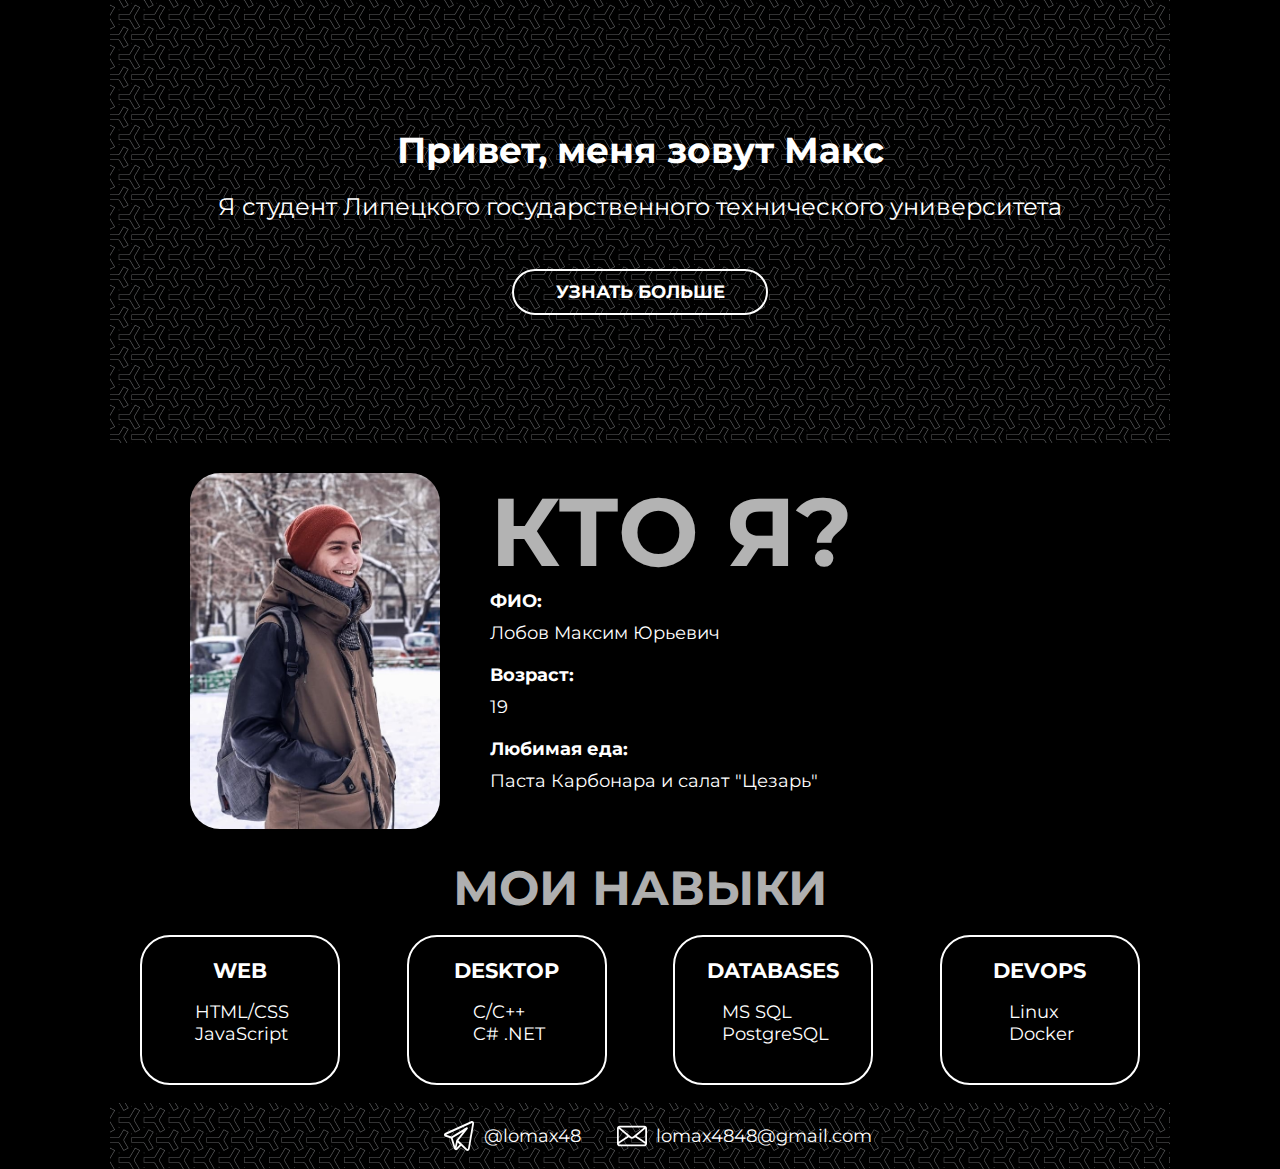
<file: lab1/index.html>
<!DOCTYPE html>
<html lang="ru">
<head>
    <meta charset="UTF-8">
    <meta http-equiv="X-UA-Compatible" content="IE=edge">
    <meta name="viewport" content="width=device-width, initial-scale=1.0">
    <title>Персональная страница</title>

    <link rel="stylesheet" href="css/style.css">
</head>
<body>
    <section class="intro">
        <div class="container">
            <div class="header">
                <h1 class="header_title">Привет, меня зовут Макс</h1>
                <h2 class="header_subtitle">Я студент Липецкого государственного технического университета</h2>
                <a href="#" class="btn">Узнать больше</a>
            </div>
        </div>
    </section>
    <section class="about">
        <div class="container">
            <div class="about_content">
                <img src="images/PersonalPhoto.jpg" alt="" class="about_photo">
                <div class="about_text">
                    <h1 class="about_title">Кто я?</h1>
                    <div class="text_item">
                        <h3 class="text_title">ФИО:</h3>
                        <div class="text">Лобов Максим Юрьевич</div>
                    </div>
                    <div class="text_item">
                        <h3 class="text_title">Возраст:</h3>
                        <div class="text">19</div>
                    </div>
                    <div class="text_item">
                        <h3 class="text_title">Любимая еда:</h3>
                        <div class="text">Паста Карбонара и салат "Цезарь"</div>
                    </div>
                </div>
            </div>
        </div>
    </section>
    <section class="skills">
        <div class="container">
            <div class="centering"><h1 class="skills_title">Мои навыки</h1></div>
            <div class="skills_items">
                <div class="skill_item">
                    <h3 class="item_title">WEB</h3>
                    <ul class="skills_list">
                        <li>HTML/CSS</li>
                        <li>JavaScript</li>
                    </ul>
                </div>
                <div class="skill_item">
                    <h3 class="item_title">Desktop</h3>
                    <ul class="skills_list">
                        <li>C/C++</li>
                        <li>C# .NET</li>
                    </ul>
                </div>
                <div class="skill_item">
                    <h3 class="item_title">Databases</h3>
                    <ul class="skills_list">
                        <li>MS SQL</li>
                        <li>PostgreSQL</li>
                    </ul>
                </div>
                <div class="skill_item">
                    <h3 class="item_title">DevOPS</h3>
                    <ul class="skills_list">
                        <li>Linux</li>
                        <li>Docker</li>
                    </ul>
                </div>
            </div>
        </div>
    </section>
    <footer class="footer">
        <div class="container">
            <div class="footer_items">
                <div class="footer_item">
                    <img class="item_img" src="images/telegram.svg" alt="" >
                    <div class="item_contact">@lomax48</div>
                </div>
                <div class="footer_item">
                    <img class="item_img" src="images/message.svg" alt="" >
                    <div class="item_contact">lomax4848@gmail.com</div>
                </div>
            </div>
        </div>
    </footer>
</body>
</html>
</file>
<file: lab1/css/style.css>
@import url('https://fonts.googleapis.com/css2?family=Montserrat:wght@300;400;700&display=swap');

html {
    font-size: 18px;
    color: white;
    background-color: black;
}

body {
    font-size: 1rem;
    font-family: 'Montserrat', sans-serif;
    margin: 0;
}

*,
*:before,
*:after {
    box-sizing: border-box;
}

h1, h2, h3, h4, h5 {
    margin: 0;
}

.container {
    max-width: 1060px;
    width: 100%;
    padding: 0;
    margin: 0 auto;
}

.header {
    background: url(../images/y-so-serious.png);
    padding: 7.111rem 0;
    display: flex;
    flex-direction: column;
    justify-content: center;
    align-items: center;

    color: white;
}

.header_title {
    font-weight: 700;
    font-size: 2rem;
    margin-bottom: 1.111rem;
}

.header_subtitle {
    font-weight: 400;
    font-size: 1.333rem;
    margin-bottom: 2.667rem;
    padding: 0 1rem;
}

.btn {
    display: inline-block;
    vertical-align: top;
    padding: 0.555rem 2.333rem;
    max-width: 300px;

    border: 2px solid white;
    border-radius: 30px;
    background: none;
    cursor: pointer;

    font-family: inherit;
    font-size: 1rem;
    font-weight: 700;
    color: white;
    text-transform: uppercase;
    text-decoration: none;

    transition: background 0.2s linear, color 0.2s linear;
}

@media screen and (max-width: 615px) {

    .header {
        padding: 5rem 0;
    }

    .header_title {
        font-size: 1.2rem;
    }

    .header_subtitle {
        font-size: 1rem;
        text-align: center;
    }
}

.btn:hover {
    background: white;
    color: black;
    box-shadow: 0 4px 10px rgba(255,255,255,.25);
}

.about_content {
    display: flex;
    padding: 1.667rem 4.444rem;
}

.about_photo {
    width: 50%;
    max-width: 250px;
    height: auto;
    border-radius: 30px;
    margin-right: 2.778rem;
}

.text_item {
    margin-bottom: 1.111rem;
}

.about_title{
    color: rgba(255, 255, 255, 0.7);
    font-size: 5.333rem;
    font-weight: 700;
    text-transform: uppercase;
}

.text_title {
    font-size: 1rem;
    font-weight: 700;
    margin-bottom: 0.555rem;
}

.text {
    font-size: 1rem;
    font-weight: 400;
}

@media screen and (max-width: 615px) {
    .about_content {
        flex-direction: column-reverse;
        padding: 1.667rem 2rem;
    }

    .about_title {
        font-size: 4rem;
    }

    .about_photo {
        width: 100%;
        margin: 0 auto;
    }
}

.skills_title {
    font-weight: 700;
    font-size: 2.667rem;
    color: rgba(255, 255, 255, 0.7);
    text-transform: uppercase;
}

.skills_items {
    display: flex;
    justify-content: space-between;
    flex-wrap: wrap;
    padding: 1rem 1.667rem;
}

.skill_item {
    border: 2px solid #FFFFFF;
    border-radius: 30px;
    display: flex;
    flex-direction: column;
    justify-content: center;
    align-items: center;
    width: 200px;
    height: 150px;
}

.item_title {
    text-transform: uppercase;
}

.skills_list {
    list-style: none;
    margin-left: -2rem;
}

@media screen and (max-width: 615px) {

    .skills_title {
        font-size: 1.333rem;
    }

    .skills_items {
        justify-content: center;
        align-items: center;
    }

    .skill_item {
        margin-top: 1rem;
    }
}

.centering {
    display: flex;
    justify-content: center;
    align-items: center;
}

.footer_items {
    background: url(../images/y-so-serious.png);
    display: flex;
    justify-content: center;
    align-items: center;
    padding: 1rem 0;
}

.footer_item {
    display: flex;
    align-items: center;
    margin-left: 2rem;
}

.item_img {
    width: 30px;
    height: 30px;
    margin-right: 0.555rem;
}

@media screen and (max-width: 615px) {

    .footer_items {
        flex-direction: column;
    }
}
</file>
